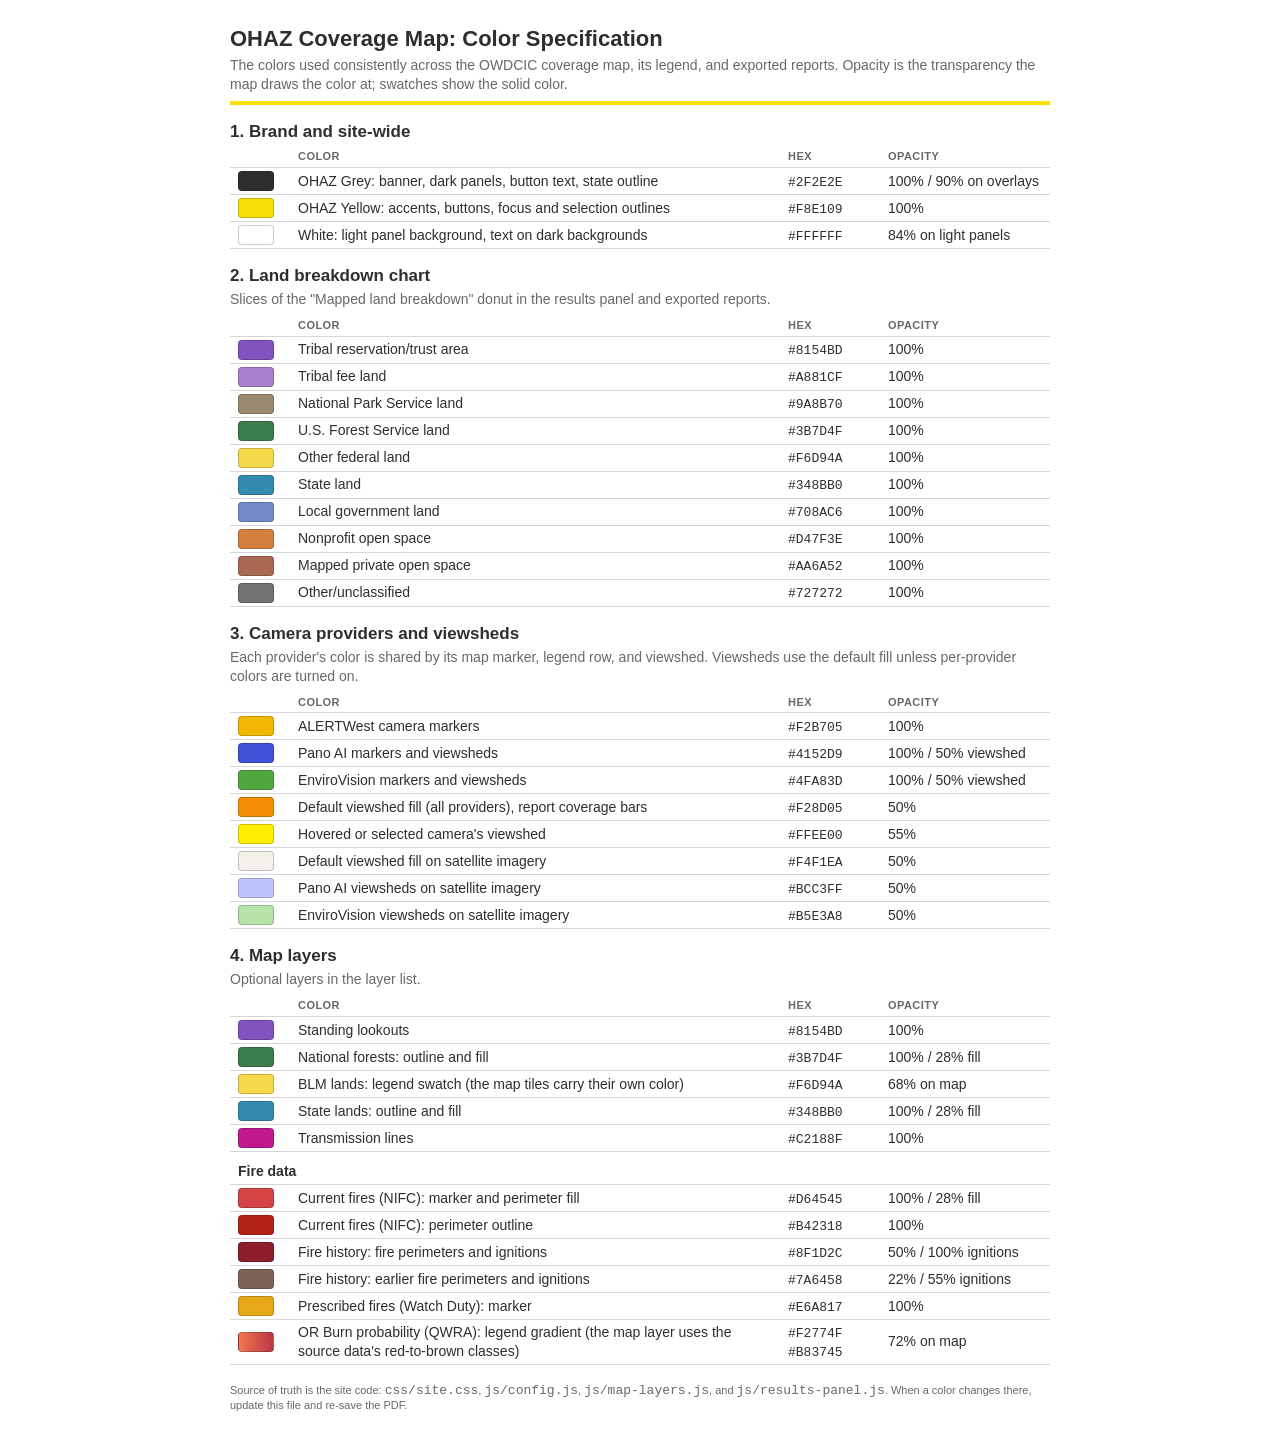
<file: docs/color-spec.html>
<!doctype html>
<html lang="en">
<head>
<meta charset="utf-8">
<meta name="viewport" content="width=device-width, initial-scale=1">
<title>OHAZ Coverage Map Color Specification</title>
<style>
  @page { size: letter; margin: 0.5in; }
  * { box-sizing: border-box; }
  body {
    margin: 0;
    padding: 24px 16px;
    background: #fff;
    color: #2f2e2e;
    font: 14px/1.35 "Segoe UI", Roboto, Arial, sans-serif;
    -webkit-print-color-adjust: exact;
    print-color-adjust: exact;
  }
  @media print { body { padding: 0; } }
  main { max-width: 820px; margin: 0 auto; }
  header { border-bottom: 4px solid #f8e109; padding-bottom: 8px; margin-bottom: 12px; }
  h1 { font-size: 22px; margin: 0 0 2px; }
  .meta { color: #686868; margin: 0; }
  h2 { font-size: 17px; margin: 16px 0 2px; }
  .note { color: #686868; margin: 0 0 6px; }
  section { break-inside: avoid; }
  section.new-page { break-before: page; }
  @media print { section.new-page h2 { margin-top: 0; } }
  table { width: 100%; border-collapse: collapse; table-layout: fixed; }
  th, td { text-align: left; padding: 3px 8px; border-bottom: 1px solid #d6d6d6; vertical-align: middle; }
  th { font-size: 11px; text-transform: uppercase; letter-spacing: 0.04em; color: #686868; }
  th:nth-child(1) { width: 60px; }
  th:nth-child(3) { width: 100px; }
  th:nth-child(4) { width: 170px; }
  tr { break-inside: avoid; }
  tr.group td { padding-top: 10px; font-weight: 600; }
  .swatch { display: block; width: 36px; height: 20px; border-radius: 4px; border: 1px solid rgba(0, 0, 0, 0.2); }
  code { font: 13px Consolas, "Courier New", monospace; white-space: nowrap; }
  td.op { white-space: nowrap; }
  footer { margin-top: 18px; color: #686868; font-size: 11px; }
</style>
</head>
<body>
<main>

<header>
  <h1>OHAZ Coverage Map: Color Specification</h1>
  <p class="meta">The colors used consistently across the OWDCIC coverage map, its legend, and exported reports. Opacity is the transparency the map draws the color at; swatches show the solid color.</p>
</header>

<section>
  <h2>1. Brand and site-wide</h2>
  <table>
    <tr><th></th><th>Color</th><th>Hex</th><th>Opacity</th></tr>
    <tr><td class="sw"><span class="swatch" style="background:#2f2e2e"></span></td><td>OHAZ Grey: banner, dark panels, button text, state outline</td><td class="hex"><code>#2F2E2E</code></td><td class="op">100% / 90% on overlays</td></tr>
    <tr><td class="sw"><span class="swatch" style="background:#f8e109"></span></td><td>OHAZ Yellow: accents, buttons, focus and selection outlines</td><td class="hex"><code>#F8E109</code></td><td class="op">100%</td></tr>
    <tr><td class="sw"><span class="swatch" style="background:#ffffff"></span></td><td>White: light panel background, text on dark backgrounds</td><td class="hex"><code>#FFFFFF</code></td><td class="op">84% on light panels</td></tr>
  </table>
</section>

<section>
  <h2>2. Land breakdown chart</h2>
  <p class="note">Slices of the "Mapped land breakdown" donut in the results panel and exported reports.</p>
  <table>
    <tr><th></th><th>Color</th><th>Hex</th><th>Opacity</th></tr>
    <tr><td class="sw"><span class="swatch" style="background:#8154bd"></span></td><td>Tribal reservation/trust area</td><td class="hex"><code>#8154BD</code></td><td class="op">100%</td></tr>
    <tr><td class="sw"><span class="swatch" style="background:#a881cf"></span></td><td>Tribal fee land</td><td class="hex"><code>#A881CF</code></td><td class="op">100%</td></tr>
    <tr><td class="sw"><span class="swatch" style="background:#9a8b70"></span></td><td>National Park Service land</td><td class="hex"><code>#9A8B70</code></td><td class="op">100%</td></tr>
    <tr><td class="sw"><span class="swatch" style="background:#3b7d4f"></span></td><td>U.S. Forest Service land</td><td class="hex"><code>#3B7D4F</code></td><td class="op">100%</td></tr>
    <tr><td class="sw"><span class="swatch" style="background:#f6d94a"></span></td><td>Other federal land</td><td class="hex"><code>#F6D94A</code></td><td class="op">100%</td></tr>
    <tr><td class="sw"><span class="swatch" style="background:#348bb0"></span></td><td>State land</td><td class="hex"><code>#348BB0</code></td><td class="op">100%</td></tr>
    <tr><td class="sw"><span class="swatch" style="background:#708ac6"></span></td><td>Local government land</td><td class="hex"><code>#708AC6</code></td><td class="op">100%</td></tr>
    <tr><td class="sw"><span class="swatch" style="background:#d47f3e"></span></td><td>Nonprofit open space</td><td class="hex"><code>#D47F3E</code></td><td class="op">100%</td></tr>
    <tr><td class="sw"><span class="swatch" style="background:#aa6a52"></span></td><td>Mapped private open space</td><td class="hex"><code>#AA6A52</code></td><td class="op">100%</td></tr>
    <tr><td class="sw"><span class="swatch" style="background:#727272"></span></td><td>Other/unclassified</td><td class="hex"><code>#727272</code></td><td class="op">100%</td></tr>
  </table>
</section>

<section>
  <h2>3. Camera providers and viewsheds</h2>
  <p class="note">Each provider's color is shared by its map marker, legend row, and viewshed. Viewsheds use the default fill unless per-provider colors are turned on.</p>
  <table>
    <tr><th></th><th>Color</th><th>Hex</th><th>Opacity</th></tr>
    <tr><td class="sw"><span class="swatch" style="background:#f2b705"></span></td><td>ALERTWest camera markers</td><td class="hex"><code>#F2B705</code></td><td class="op">100%</td></tr>
    <tr><td class="sw"><span class="swatch" style="background:#4152d9"></span></td><td>Pano AI markers and viewsheds</td><td class="hex"><code>#4152D9</code></td><td class="op">100% / 50% viewshed</td></tr>
    <tr><td class="sw"><span class="swatch" style="background:#4fa83d"></span></td><td>EnviroVision markers and viewsheds</td><td class="hex"><code>#4FA83D</code></td><td class="op">100% / 50% viewshed</td></tr>
    <tr><td class="sw"><span class="swatch" style="background:#f28d05"></span></td><td>Default viewshed fill (all providers), report coverage bars</td><td class="hex"><code>#F28D05</code></td><td class="op">50%</td></tr>
    <tr><td class="sw"><span class="swatch" style="background:#ffee00"></span></td><td>Hovered or selected camera's viewshed</td><td class="hex"><code>#FFEE00</code></td><td class="op">55%</td></tr>
    <tr><td class="sw"><span class="swatch" style="background:#f4f1ea"></span></td><td>Default viewshed fill on satellite imagery</td><td class="hex"><code>#F4F1EA</code></td><td class="op">50%</td></tr>
    <tr><td class="sw"><span class="swatch" style="background:#bcc3ff"></span></td><td>Pano AI viewsheds on satellite imagery</td><td class="hex"><code>#BCC3FF</code></td><td class="op">50%</td></tr>
    <tr><td class="sw"><span class="swatch" style="background:#b5e3a8"></span></td><td>EnviroVision viewsheds on satellite imagery</td><td class="hex"><code>#B5E3A8</code></td><td class="op">50%</td></tr>
  </table>
</section>

<section class="new-page">
  <h2>4. Map layers</h2>
  <p class="note">Optional layers in the layer list.</p>
  <table>
    <tr><th></th><th>Color</th><th>Hex</th><th>Opacity</th></tr>
    <tr><td class="sw"><span class="swatch" style="background:#8154bd"></span></td><td>Standing lookouts</td><td class="hex"><code>#8154BD</code></td><td class="op">100%</td></tr>
    <tr><td class="sw"><span class="swatch" style="background:#3b7d4f"></span></td><td>National forests: outline and fill</td><td class="hex"><code>#3B7D4F</code></td><td class="op">100% / 28% fill</td></tr>
    <tr><td class="sw"><span class="swatch" style="background:#f6d94a"></span></td><td>BLM lands: legend swatch (the map tiles carry their own color)</td><td class="hex"><code>#F6D94A</code></td><td class="op">68% on map</td></tr>
    <tr><td class="sw"><span class="swatch" style="background:#348bb0"></span></td><td>State lands: outline and fill</td><td class="hex"><code>#348BB0</code></td><td class="op">100% / 28% fill</td></tr>
    <tr><td class="sw"><span class="swatch" style="background:#c2188f"></span></td><td>Transmission lines</td><td class="hex"><code>#C2188F</code></td><td class="op">100%</td></tr>
    <tr class="group"><td colspan="4">Fire data</td></tr>
    <tr><td class="sw"><span class="swatch" style="background:#d64545"></span></td><td>Current fires (NIFC): marker and perimeter fill</td><td class="hex"><code>#D64545</code></td><td class="op">100% / 28% fill</td></tr>
    <tr><td class="sw"><span class="swatch" style="background:#b42318"></span></td><td>Current fires (NIFC): perimeter outline</td><td class="hex"><code>#B42318</code></td><td class="op">100%</td></tr>
    <tr><td class="sw"><span class="swatch" style="background:#8f1d2c"></span></td><td>Fire history: fire perimeters and ignitions</td><td class="hex"><code>#8F1D2C</code></td><td class="op">50% / 100% ignitions</td></tr>
    <tr><td class="sw"><span class="swatch" style="background:#7a6458"></span></td><td>Fire history: earlier fire perimeters and ignitions</td><td class="hex"><code>#7A6458</code></td><td class="op">22% / 55% ignitions</td></tr>
    <tr><td class="sw"><span class="swatch" style="background:#e6a817"></span></td><td>Prescribed fires (Watch Duty): marker</td><td class="hex"><code>#E6A817</code></td><td class="op">100%</td></tr>
    <tr><td class="sw"><span class="swatch" style="background:linear-gradient(to right, #f2774f, #b83745)"></span></td><td>OR Burn probability (QWRA): legend gradient (the map layer uses the source data's red-to-brown classes)</td><td class="hex"><code>#F2774F</code><br><code>#B83745</code></td><td class="op">72% on map</td></tr>
  </table>
</section>

<footer>
  Source of truth is the site code: <code>css/site.css</code>, <code>js/config.js</code>, <code>js/map-layers.js</code>, and <code>js/results-panel.js</code>. When a color changes there, update this file and re-save the PDF.
</footer>

</main>
</body>
</html>
</file>
